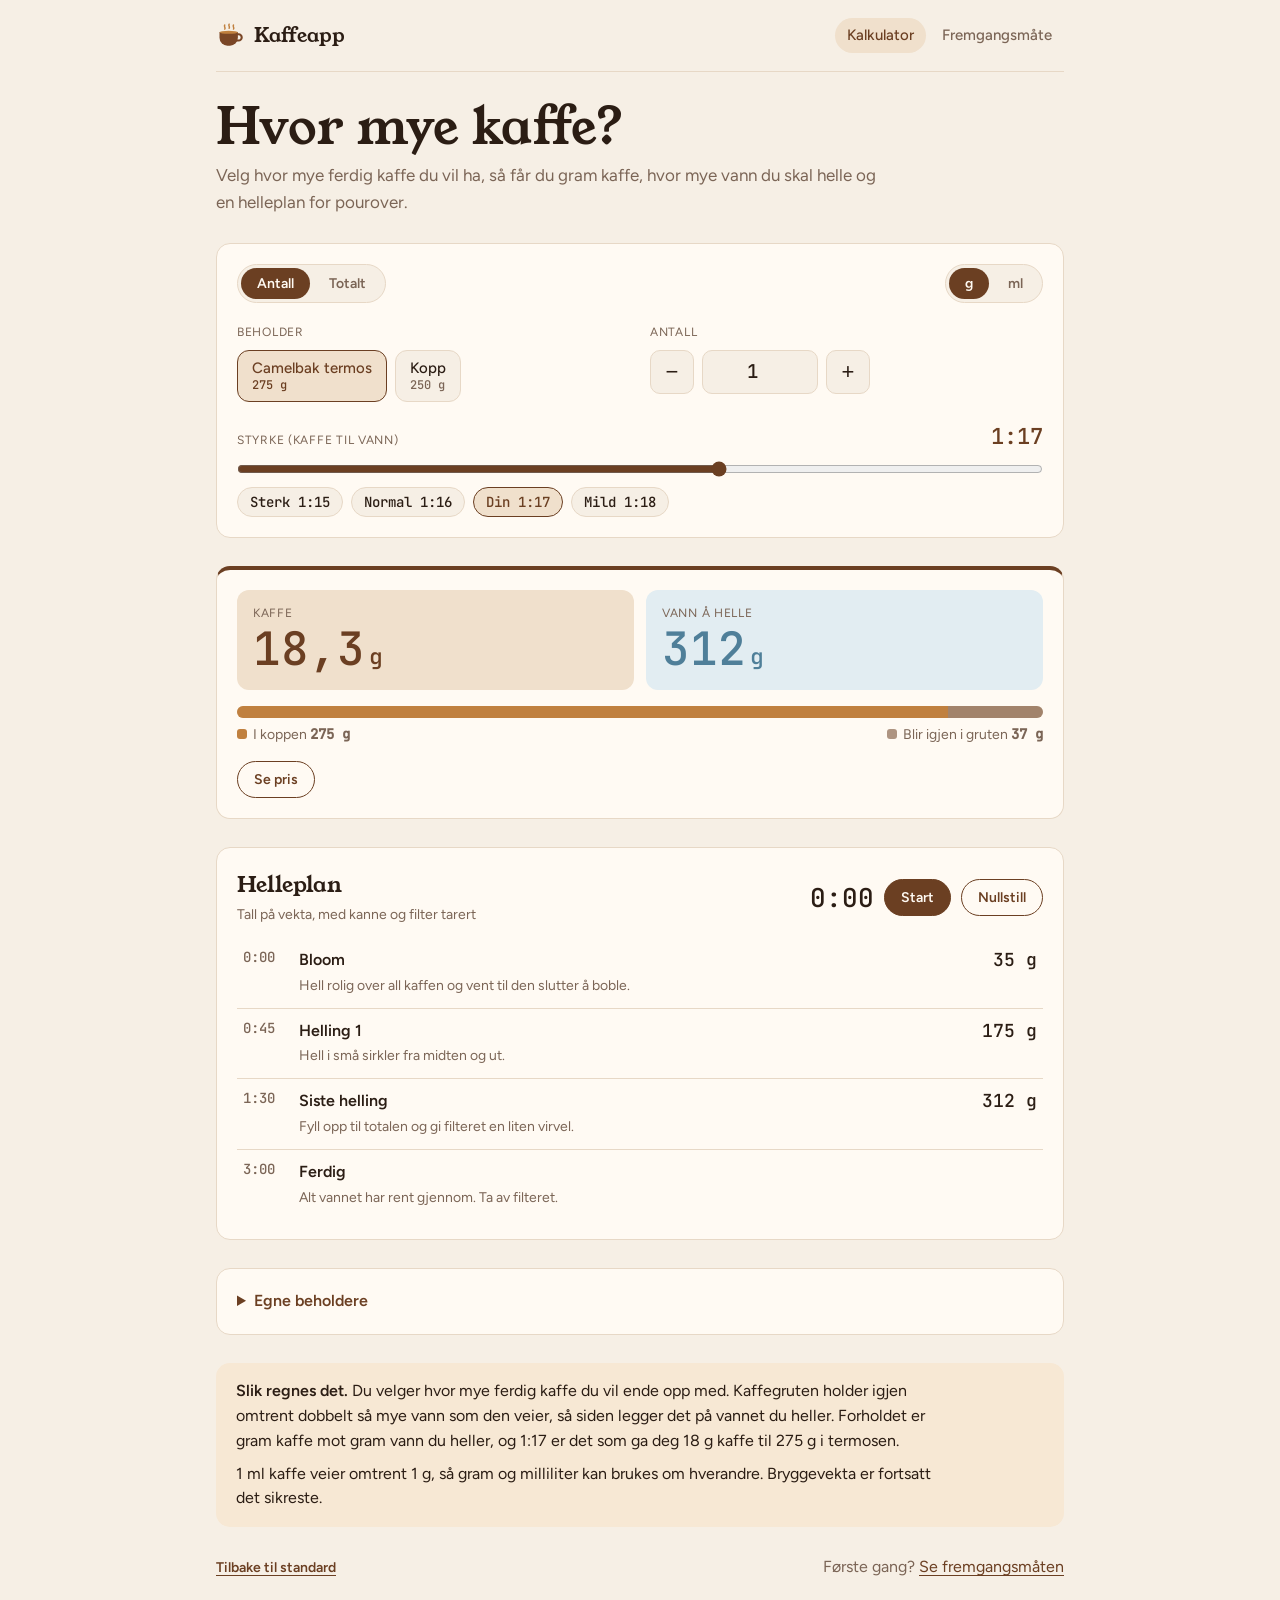
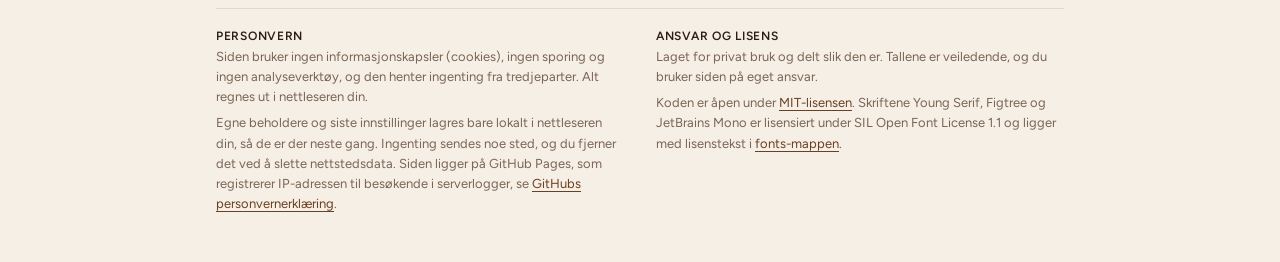
<file: index.html>
<!doctype html>
<html lang="no">
<head>
<meta charset="utf-8">
<meta name="viewport" content="width=device-width, initial-scale=1">
<title>Kaffeapp</title>
<meta name="description" content="Regn ut hvor mye kaffe og vann du trenger til pourover, med helleplan og tidtaker.">
<meta name="theme-color" content="#6b3f22">
<link rel="icon" href="data:image/svg+xml,%3Csvg xmlns='http://www.w3.org/2000/svg' viewBox='0 0 32 32'%3E%3Cpath d='M10 3.5c-1.4 1.8 1.4 2.8 0 4.6M15 2.5c-1.4 1.8 1.4 2.8 0 4.6M20 3.5c-1.4 1.8 1.4 2.8 0 4.6' stroke='%23c0803f' stroke-width='1.7' fill='none' stroke-linecap='round'/%3E%3Cpath d='M24 14h1.8a3.6 3.6 0 0 1 0 7.2H23' stroke='%237a4626' stroke-width='2.4' fill='none'/%3E%3Cpath d='M4 11.5h21v6.5a9 9 0 0 1-9 9h-3a9 9 0 0 1-9-9z' fill='%237a4626'/%3E%3Cellipse cx='14.5' cy='11.8' rx='10.5' ry='1.7' fill='%23c0803f'/%3E%3C/svg%3E">
<link rel="stylesheet" href="style.css">
<style>
.controls { display: grid; gap: 20px; }
.ctl-label { display: block; font-size: 12px; letter-spacing: .06em; text-transform: uppercase; color: var(--muted); margin-bottom: 8px; }
.row2 { display: grid; grid-template-columns: repeat(auto-fit, minmax(230px, 1fr)); gap: 20px; }

.seg { display: inline-flex; padding: 3px; gap: 3px; border-radius: 999px; background: var(--bg); border: 1px solid var(--line); }
.seg button { border: 0; background: none; color: var(--muted); font: 600 14px var(--body); padding: 7px 16px; border-radius: 999px; cursor: pointer; }
.seg button[aria-pressed="true"] { background: var(--roast); color: var(--surface); }
.seg-row { display: flex; flex-wrap: wrap; align-items: center; justify-content: space-between; gap: 12px; }

.chips { display: flex; flex-wrap: wrap; gap: 8px; }
.chip { display: inline-flex; flex-direction: column; align-items: flex-start; border: 1px solid var(--line); background: var(--bg); color: var(--ink); border-radius: 12px; padding: 8px 14px; font: 500 15px var(--body); cursor: pointer; text-align: left; }
.chip small { font: 500 12px var(--mono); color: var(--muted); }
.chip:hover { border-color: var(--crema); }
.chip[aria-pressed="true"] { border-color: var(--roast); background: var(--roast-soft); color: var(--roast); }
.chip[aria-pressed="true"] small { color: var(--roast); }
.chip.small { flex-direction: row; padding: 5px 12px; font: 500 14px var(--mono); border-radius: 999px; }

.stepper { display: flex; align-items: center; gap: 8px; max-width: 220px; }
.stepper button { width: 44px; height: 44px; flex: none; border-radius: 10px; border: 1px solid var(--line); background: var(--bg); color: var(--ink); font-size: 22px; cursor: pointer; }
.stepper button:hover { border-color: var(--crema); }
.stepper input, .field input { width: 100%; min-width: 0; height: 44px; border: 1px solid var(--line); border-radius: 10px; background: var(--bg); color: var(--ink); font: 500 19px var(--mono); text-align: center; }
.field { display: flex; align-items: center; gap: 8px; max-width: 220px; }
.field span { color: var(--muted); font-weight: 500; }

.ratio-row { display: flex; justify-content: space-between; align-items: baseline; }
.ratio-val { font: 500 22px var(--mono); color: var(--roast); }
input[type=range] { width: 100%; accent-color: var(--roast); margin: 4px 0 10px; }

.result { display: grid; gap: 16px; border-top: 4px solid var(--roast); }
.big { display: grid; grid-template-columns: repeat(auto-fit, minmax(200px, 1fr)); gap: 12px; }
.big div { border-radius: 12px; padding: 14px 16px; }
.big .c { background: var(--roast-soft); }
.big .w { background: var(--water-soft); }
.big span { display: block; font-size: 12px; letter-spacing: .06em; text-transform: uppercase; color: var(--muted); }
.big b { display: block; font: 500 clamp(34px, 9vw, 46px) var(--mono); line-height: 1.15; font-variant-numeric: tabular-nums; }
.big .c b { color: var(--roast); }
.big .w b { color: var(--water); }
.big b small { font-size: .5em; margin-left: 4px; }
.split { display: grid; gap: 6px; }
.bar { display: flex; height: 12px; border-radius: 999px; overflow: hidden; background: var(--line); }
.bar i { display: block; }
.bar .out { background: var(--crema); }
.bar .abs { background: var(--roast); opacity: .55; }
.legend { display: flex; flex-wrap: wrap; justify-content: space-between; gap: 4px 16px; font-size: 14px; color: var(--muted); }
.legend em { font-style: normal; display: inline-block; width: 10px; height: 10px; border-radius: 3px; margin-right: 6px; vertical-align: 0; }

.plan-head { display: flex; flex-wrap: wrap; justify-content: space-between; align-items: center; gap: 12px; margin-bottom: 12px; }
.timer { display: flex; align-items: center; gap: 10px; }
.clock { font: 500 26px var(--mono); font-variant-numeric: tabular-nums; min-width: 4.2ch; text-align: right; }
.btn { border: 1px solid var(--roast); background: var(--roast); color: var(--surface); font: 600 14px var(--body); padding: 9px 16px; border-radius: 999px; cursor: pointer; }
.btn.ghost { background: transparent; color: var(--roast); }
table { width: 100%; border-collapse: collapse; }
td { padding: 10px 6px; border-bottom: 1px solid var(--line); vertical-align: top; }
tr:last-child td { border-bottom: 0; }
td.t { font: 500 14px var(--mono); color: var(--muted); width: 56px; white-space: nowrap; }
td.s b { display: block; font-weight: 600; }
td.s span { color: var(--muted); font-size: 14px; }
td.g { text-align: right; font: 500 18px var(--mono); white-space: nowrap; font-variant-numeric: tabular-nums; }
tr.now td { background: var(--crema-soft); }
tr.now td.t { color: var(--roast); }
tr.done td { opacity: .5; }

details.own summary { cursor: pointer; font-weight: 600; color: var(--roast); }
.own-form { display: flex; flex-wrap: wrap; gap: 8px; margin-top: 12px; }
.own-form input { height: 40px; border: 1px solid var(--line); border-radius: 10px; background: var(--bg); color: var(--ink); padding: 0 12px; font: 500 15px var(--body); min-width: 0; }
.own-form input[type=number] { width: 110px; font-family: var(--mono); }
.own-form input[type=text] { flex: 1 1 160px; }
.own-list { list-style: none; margin: 12px 0 0; padding: 0; display: grid; gap: 6px; }
.own-list li { display: flex; justify-content: space-between; align-items: center; gap: 8px; padding: 6px 0; border-bottom: 1px solid var(--line); }
.own-list button { border: 0; background: none; color: var(--muted); font: 600 13px var(--body); cursor: pointer; text-decoration: underline; text-underline-offset: 3px; }
.own-list .empty { color: var(--muted); border: 0; }

.note { background: var(--crema-soft); border-radius: 14px; padding: 16px 20px; }
.note p { margin: 0; max-width: 70ch; }
.note p + p { margin-top: 8px; }
.crosslink { display: flex; flex-wrap: wrap; align-items: center; justify-content: space-between; gap: 12px; }
.crosslink p { margin: 0; color: var(--muted); }
.link-btn { border: 0; background: none; color: var(--roast); font: 600 14px var(--body); cursor: pointer; padding: 0; text-decoration: underline; text-underline-offset: 3px; }
.price-toggle { justify-self: start; }
.price { display: grid; gap: 14px; border-top: 1px solid var(--line); padding-top: 16px; }
.price select { width: 100%; height: 44px; border: 1px solid var(--line); border-radius: 10px; background: var(--bg); color: var(--ink); font: 500 16px var(--body); padding: 0 10px; }
.price-sum { display: flex; flex-wrap: wrap; align-items: baseline; gap: 4px 16px; }
.price-sum b { font: 500 clamp(30px, 8vw, 40px) var(--mono); color: var(--crema); font-variant-numeric: tabular-nums; }
.price-sum span { color: var(--muted); }
.price-rows { display: grid; gap: 4px; font-size: 14px; color: var(--muted); }
.price-rows div { display: flex; justify-content: space-between; gap: 12px; }
.price-rows .num { color: var(--ink); }
.price .fine { margin: 0; font-size: 13px; color: var(--muted); }
[hidden] { display: none !important; }
</style>
</head>
<body>
<div class="wrap">
  <nav class="site-nav" aria-label="Hovedmeny"><a class="brand" href="index.html"><svg viewBox="0 0 32 32" aria-hidden="true"><path d="M10 3.5c-1.4 1.8 1.4 2.8 0 4.6M15 2.5c-1.4 1.8 1.4 2.8 0 4.6M20 3.5c-1.4 1.8 1.4 2.8 0 4.6" stroke="#c0803f" stroke-width="1.7" fill="none" stroke-linecap="round"/><path d="M24 14h1.8a3.6 3.6 0 0 1 0 7.2H23" stroke="#7a4626" stroke-width="2.4" fill="none"/><path d="M4 11.5h21v6.5a9 9 0 0 1-9 9h-3a9 9 0 0 1-9-9z" fill="#7a4626"/><ellipse cx="14.5" cy="11.8" rx="10.5" ry="1.7" fill="#c0803f"/></svg>Kaffeapp</a><ul><li><a href="index.html" aria-current="page">Kalkulator</a></li><li><a href="fremgangsmate.html">Fremgangsmåte</a></li></ul></nav>

  <header>
    <h1>Hvor mye kaffe?</h1>
    <p class="lede">Velg hvor mye ferdig kaffe du vil ha, så får du gram kaffe, hvor mye vann du skal helle og en helleplan for pourover.</p>
  </header>

  <section class="card controls" aria-label="Innstillinger">
    <div class="seg-row">
      <div class="seg" role="group" aria-label="Hvordan vil du velge mengde">
        <button type="button" data-mode="antall">Antall</button>
        <button type="button" data-mode="totalt">Totalt</button>
      </div>
      <div class="seg" role="group" aria-label="Enhet">
        <button type="button" data-unit="g">g</button>
        <button type="button" data-unit="ml">ml</button>
      </div>
    </div>

    <div id="modeAntall" class="row2">
      <div>
        <span class="ctl-label">Beholder</span>
        <div class="chips" id="presetChips"></div>
      </div>
      <div>
        <label class="ctl-label" for="n">Antall</label>
        <div class="stepper">
          <button type="button" id="minus" aria-label="Færre">−</button>
          <input id="n" type="number" min="1" max="20" value="1" inputmode="numeric">
          <button type="button" id="plus" aria-label="Flere">+</button>
        </div>
      </div>
    </div>

    <div id="modeTotalt" hidden>
      <label class="ctl-label" for="total">Ferdig kaffe totalt</label>
      <div class="field"><input id="total" type="number" min="50" max="5000" step="10" value="500" inputmode="numeric"><span class="unit">g</span></div>
      <div class="chips" id="totalChips" style="margin-top:10px"></div>
    </div>

    <div>
      <div class="ratio-row"><label class="ctl-label" for="ratio">Styrke (kaffe til vann)</label><span class="ratio-val" id="ratioVal">1:17</span></div>
      <input id="ratio" type="range" min="14" max="19" step="0.5" value="17">
      <div class="chips" id="ratioChips"></div>
    </div>
  </section>

  <section class="card result" aria-live="polite" aria-label="Resultat">
    <div class="big">
      <div class="c"><span>Kaffe</span><b id="outCoffee"></b></div>
      <div class="w"><span>Vann å helle</span><b id="outWater"></b></div>
    </div>
    <div class="split">
      <div class="bar" aria-hidden="true"><i class="out" id="barOut"></i><i class="abs" id="barAbs"></i></div>
      <div class="legend">
        <span><em style="background:var(--crema)"></em>I koppen <b class="num" id="outCup"></b></span>
        <span><em style="background:var(--roast);opacity:.55"></em>Blir igjen i gruten <b class="num" id="outAbs"></b></span>
      </div>
    </div>
    <button type="button" class="btn ghost price-toggle" id="priceBtn" aria-expanded="false" aria-controls="price">Se pris</button>
    <div class="price" id="price" hidden>
      <div>
        <label class="ctl-label" for="bean">Kaffe</label>
        <select id="bean"></select>
      </div>
      <div class="price-sum"><b id="priceTotal"></b><span id="priceEach"></span></div>
      <div class="price-rows">
        <div><span id="priceCoffeeLabel">Kaffe</span><span class="num" id="priceCoffee"></span></div>
        <div><span>Filter (149 kr for 100)</span><span class="num" id="priceFilter"></span></div>
      </div>
      <p class="fine">Priser fra stockfleths.as i oktober 2026. Bare for moro skyld, sjekk butikken for dagens pris.</p>
    </div>
  </section>

  <section class="card" aria-label="Helleplan">
    <div class="plan-head">
      <div><h2 style="font-family:var(--display);font-weight:400;font-size:22px;margin:0">Helleplan</h2><p class="sub" style="margin:2px 0 0">Tall på vekta, med kanne og filter tarert</p></div>
      <div class="timer">
        <span class="clock" id="clock">0:00</span>
        <button type="button" class="btn" id="startBtn">Start</button>
        <button type="button" class="btn ghost" id="resetBtn">Nullstill</button>
      </div>
    </div>
    <table id="plan"></table>
  </section>

  <section class="card">
    <details class="own">
      <summary>Egne beholdere</summary>
      <form class="own-form" id="ownForm">
        <input type="text" id="ownName" placeholder="Navn, f.eks. Stort krus" maxlength="30" required aria-label="Navn">
        <input type="number" id="ownAmount" placeholder="Mengde" min="30" max="3000" required inputmode="numeric" aria-label="Mengde">
        <button type="submit" class="btn">Legg til</button>
      </form>
      <ul class="own-list" id="ownList"></ul>
    </details>
  </section>

  <section class="note">
    <p><strong>Slik regnes det.</strong> Du velger hvor mye ferdig kaffe du vil ende opp med. Kaffegruten holder igjen omtrent dobbelt så mye vann som den veier, så siden legger det på vannet du heller. Forholdet er gram kaffe mot gram vann du heller, og 1:17 er det som ga deg 18 g kaffe til 275 g i termosen.</p>
    <p>1 ml kaffe veier omtrent 1 g, så gram og milliliter kan brukes om hverandre. Bryggevekta er fortsatt det sikreste.</p>
  </section>

  <div class="crosslink">
    <button type="button" class="link-btn" id="resetAll">Tilbake til standard</button>
    <p>Første gang? <a href="fremgangsmate.html">Se fremgangsmåten</a></p>
  </div>

  <footer class="about">
    <div>
      <h2>Personvern</h2>
      <p>Siden bruker ingen informasjonskapsler (cookies), ingen sporing og ingen analyseverktøy, og den henter ingenting fra tredjeparter. Alt regnes ut i nettleseren din.</p>
      <p>Egne beholdere og siste innstillinger lagres bare lokalt i nettleseren din, så de er der neste gang. Ingenting sendes noe sted, og du fjerner det ved å slette nettstedsdata. Siden ligger på GitHub Pages, som registrerer IP-adressen til besøkende i serverlogger, se <a href="https://docs.github.com/en/site-policy/privacy-policies/github-general-privacy-statement" rel="noopener">GitHubs personvernerklæring</a>.</p>
    </div>
    <div>
      <h2>Ansvar og lisens</h2>
      <p>Laget for privat bruk og delt slik den er. Tallene er veiledende, og du bruker siden på eget ansvar.</p>
      <p>Koden er åpen under <a href="https://github.com/PederMyhrer/kaffeapp/blob/main/LICENSE" rel="noopener">MIT-lisensen</a>. Skriftene Young Serif, Figtree og JetBrains Mono er lisensiert under SIL Open Font License 1.1 og ligger med lisenstekst i <a href="https://github.com/PederMyhrer/kaffeapp/tree/main/fonts" rel="noopener">fonts-mappen</a>.</p>
    </div>
  </footer>
</div>
<script>
const ABSORB = 2;                     // gram vann gruten holder igjen per gram kaffe
const BUILTIN = [
  { id: 'termos', name: 'Camelbak termos', amount: 275 },
  { id: 'kopp', name: 'Kopp', amount: 250 }
];
const RATIOS = [[15, 'Sterk'], [16, 'Normal'], [17, 'Din'], [18, 'Mild']];
const TOTALS = [250, 500, 750, 1000];
const BEANS = [
  { id: 'halo-beriti', name: 'Halo Beriti, Etiopia', fav: true, kr: 265, g: 250 },
  { id: 'suke-quto', name: 'Suke Quto, Etiopia', fav: true, kr: 180, g: 250 },
  { id: 'el-matazano', name: 'El Matazano, El Salvador', kr: 205, g: 250 },
  { id: 'el-tambor', name: 'El Tambor, Honduras', kr: 210, g: 250 },
  { id: 'gachatha', name: 'Gachatha, Kenya', kr: 215, g: 250 },
  { id: 'badra', name: 'Badra, India', kr: 180, g: 250 },
  { id: 'klassisk', name: 'Stockfleths Klassisk', kr: 165, g: 250 }
];
const FILTER_KR = 149 / 100;          // ett filter per brygging
const DEFAULT = { mode: 'antall', unit: 'g', preset: 'termos', n: 1, total: 500, ratio: 17, bean: 'halo-beriti', showPrice: false };
const $ = id => document.getElementById(id);

const load = (k, fb) => { try { const v = JSON.parse(localStorage.getItem(k)); return v ?? fb; } catch (e) { return fb; } };
const save = (k, v) => { try { localStorage.setItem(k, JSON.stringify(v)); } catch (e) {} };

let custom = load('kaffeapp.custom', []);
if (!Array.isArray(custom)) custom = [];
let state = Object.assign({}, DEFAULT, load('kaffeapp.state', {}));

// Lenker kan overstyre: ?m=t&t=500&r=16  eller  ?p=kopp&n=2
try {
  const q = new URLSearchParams(location.search);
  if (q.get('m')) state.mode = q.get('m') === 't' ? 'totalt' : 'antall';
  if (q.get('p')) state.preset = q.get('p');
  if (+q.get('n') > 0) state.n = Math.round(+q.get('n'));
  if (+q.get('t') > 0) { state.total = +q.get('t'); if (!q.get('m')) state.mode = 'totalt'; }
  if (+q.get('r') > 0) state.ratio = +q.get('r');
  if (q.get('u') === 'ml') state.unit = 'ml';
} catch (e) {}

const all = () => BUILTIN.concat(custom);
const clamp = (v, lo, hi) => Math.min(hi, Math.max(lo, v));
const dec = v => String(v).replace('.', ',');
const fmtC = g => (g < 20 ? (Math.round(g * 10) / 10).toFixed(1) : String(Math.round(g))).replace('.', ',');
const fmtL = v => Math.round(v) + ' ' + state.unit;
const r5 = v => Math.round(v / 5) * 5;
const mmss = s => Math.floor(s / 60) + ':' + String(Math.floor(s % 60)).padStart(2, '0');

function chip(label, sub, pressed, onclick, small) {
  const b = document.createElement('button');
  b.type = 'button'; b.className = 'chip' + (small ? ' small' : '');
  b.setAttribute('aria-pressed', pressed);
  b.textContent = label;
  if (sub) { const s = document.createElement('small'); s.textContent = sub; b.appendChild(s); }
  b.onclick = onclick;
  return b;
}

function renderChips() {
  if (!all().some(p => p.id === state.preset)) state.preset = 'termos';
  const pc = $('presetChips'); pc.replaceChildren();
  all().forEach(p => pc.appendChild(chip(p.name, p.amount + ' ' + state.unit, p.id === state.preset, () => { state.preset = p.id; update(); })));
  const tc = $('totalChips'); tc.replaceChildren();
  TOTALS.forEach(t => tc.appendChild(chip(t + ' ' + state.unit, null, +state.total === t, () => { state.total = t; $('total').value = t; update(); }, true)));
  const rc = $('ratioChips'); rc.replaceChildren();
  RATIOS.forEach(([r, l]) => rc.appendChild(chip(l + ' 1:' + r, null, +state.ratio === r, () => { state.ratio = r; $('ratio').value = r; update(); }, true)));
  const ol = $('ownList'); ol.replaceChildren();
  if (!custom.length) { const li = document.createElement('li'); li.className = 'empty'; li.textContent = 'Ingen egne ennå. Legg til en over, så dukker den opp som et valg.'; ol.appendChild(li); }
  custom.forEach(p => {
    const li = document.createElement('li');
    const t = document.createElement('span'); t.innerHTML = '<b></b> <span class="num"></span>';
    t.querySelector('b').textContent = p.name; t.querySelector('.num').textContent = p.amount + ' ' + state.unit;
    const del = document.createElement('button'); del.type = 'button'; del.textContent = 'Fjern';
    del.onclick = () => { custom = custom.filter(c => c.id !== p.id); save('kaffeapp.custom', custom); update(); };
    li.append(t, del); ol.appendChild(li);
  });
}

function compute() {
  const p = all().find(x => x.id === state.preset) || BUILTIN[0];
  const out = state.mode === 'antall' ? p.amount * state.n : state.total;
  const coffee = out / (state.ratio - ABSORB);
  const water = coffee * state.ratio;
  return { out, coffee, water, absorbed: water - out };
}

function buildPlan(c) {
  const W = Math.round(c.water);
  const bloom = Math.max(r5(c.coffee * 2), 10);
  const pours = W <= 450 ? 2 : W <= 800 ? 3 : 4;
  const steps = [{ t: 0, title: 'Bloom', text: 'Hell rolig over all kaffen og vent til den slutter å boble.', to: bloom }];
  for (let i = 1; i <= pours; i++) {
    const to = i === pours ? W : r5(bloom + (W - bloom) * i / pours);
    steps.push({ t: 45 * i, title: i === pours ? 'Siste helling' : 'Helling ' + i, text: i === pours ? 'Fyll opp til totalen og gi filteret en liten virvel.' : 'Hell i små sirkler fra midten og ut.', to });
  }
  const end = 45 * pours + 90 + Math.max(0, W - 300) / 10;
  steps.push({ t: Math.round(end / 15) * 15, title: 'Ferdig', text: 'Alt vannet har rent gjennom. Ta av filteret.', to: null });
  return steps;
}

let finished = false, plan = [], running = false, startedAt = 0, elapsed = 0, timerId = null, lastIdx = -1, wakeLock = null;

function renderPlan() {
  const tb = $('plan'); tb.replaceChildren();
  plan.forEach((s, i) => {
    const tr = document.createElement('tr'); tr.dataset.i = i;
    tr.innerHTML = '<td class="t"></td><td class="s"><b></b><span></span></td><td class="g"></td>';
    tr.children[0].textContent = mmss(s.t);
    tr.querySelector('b').textContent = s.title;
    tr.querySelector('span').textContent = s.text;
    tr.children[2].textContent = s.to == null ? '' : fmtL(s.to);
    tb.appendChild(tr);
  });
  highlight();
}

function currentTime() { return elapsed + (running ? (Date.now() - startedAt) / 1000 : 0); }
function highlight() {
  const t = currentTime();
  $('clock').textContent = mmss(t);
  let idx = -1;
  if (running || t > 0) plan.forEach((s, i) => { if (t >= s.t) idx = i; });
  document.querySelectorAll('#plan tr').forEach((tr, i) => {
    tr.classList.toggle('now', i === idx);
    tr.classList.toggle('done', idx >= 0 && i < idx);
  });
  if (running && idx !== lastIdx && idx > 0) { try { navigator.vibrate && navigator.vibrate(150); } catch (e) {} }
  lastIdx = idx;
  if (running && idx === plan.length - 1) { stopTimer(); finished = true; $('startBtn').textContent = 'Start på nytt'; }
}
async function stopTimer() {
  elapsed = currentTime(); running = false; clearInterval(timerId);
  $('startBtn').textContent = 'Fortsett';
  try { wakeLock && await wakeLock.release(); } catch (e) {} wakeLock = null;
}
$('startBtn').onclick = async () => {
  if (running) { stopTimer(); return; }
  if (finished) { elapsed = 0; finished = false; }
  running = true; startedAt = Date.now(); lastIdx = -2;
  $('startBtn').textContent = 'Pause';
  timerId = setInterval(highlight, 250); highlight();
  try { if ('wakeLock' in navigator) wakeLock = await navigator.wakeLock.request('screen'); } catch (e) {}
};
$('resetBtn').onclick = () => { stopTimer(); finished = false; elapsed = 0; lastIdx = -1; $('startBtn').textContent = 'Start'; highlight(); };

function syncUrl() {
  try {
    const q = new URLSearchParams();
    if (state.mode === 'totalt') { q.set('t', state.total); } else { q.set('p', state.preset); if (state.n !== 1) q.set('n', state.n); }
    if (+state.ratio !== 17) q.set('r', state.ratio);
    if (state.unit === 'ml') q.set('u', 'ml');
    history.replaceState(null, '', location.pathname + '?' + q.toString());
  } catch (e) {}
}

function fmtKr(v) { return 'kr ' + v.toFixed(2).replace('.', ','); }
function renderPrice(c) {
  $('price').hidden = !state.showPrice;
  $('priceBtn').setAttribute('aria-expanded', state.showPrice);
  $('priceBtn').textContent = state.showPrice ? 'Skjul pris' : 'Se pris';
  if (!state.showPrice) return;
  const bean = BEANS.find(b => b.id === state.bean) || BEANS[0];
  $('bean').value = bean.id;
  const coffeeKr = c.coffee * bean.kr / bean.g, total = coffeeKr + FILTER_KR;
  $('priceTotal').textContent = fmtKr(total);
  if (state.mode === 'antall' && state.n > 1) {
    const p = all().find(x => x.id === state.preset) || BUILTIN[0];
    $('priceEach').textContent = fmtKr(total / state.n) + ' per ' + (p.id === 'termos' ? 'termos' : p.name.toLowerCase());
  } else {
    $('priceEach').textContent = 'for denne bryggingen';
  }
  $('priceCoffeeLabel').textContent = 'Kaffe, ' + fmtC(c.coffee) + ' g à ' + bean.kr + ' kr per ' + bean.g + ' g';
  $('priceCoffee').textContent = fmtKr(coffeeKr);
  $('priceFilter').textContent = fmtKr(FILTER_KR);
}
BEANS.forEach(b => { const o = document.createElement('option'); o.value = b.id; o.textContent = (b.fav ? '★ ' : '') + b.name + ', ' + b.kr + ' kr'; $('bean').appendChild(o); });
$('bean').onchange = () => { state.bean = $('bean').value; update(); };
$('priceBtn').onclick = () => { state.showPrice = !state.showPrice; update(); };

function update() {
  state.n = clamp(parseInt(state.n) || 1, 1, 20);
  state.total = clamp(+state.total || 50, 50, 5000);
  state.ratio = clamp(+state.ratio || 17, 14, 19);
  document.querySelectorAll('[data-mode]').forEach(b => b.setAttribute('aria-pressed', b.dataset.mode === state.mode));
  document.querySelectorAll('[data-unit]').forEach(b => b.setAttribute('aria-pressed', b.dataset.unit === state.unit));
  $('modeAntall').hidden = state.mode !== 'antall';
  $('modeTotalt').hidden = state.mode !== 'totalt';
  document.querySelectorAll('.unit').forEach(e => e.textContent = state.unit);
  $('ratioVal').textContent = '1:' + dec(state.ratio);
  renderChips();

  const c = compute();
  $('outCoffee').innerHTML = fmtC(c.coffee) + '<small>g</small>';
  $('outWater').innerHTML = Math.round(c.water) + '<small>' + state.unit + '</small>';
  $('outCup').textContent = fmtL(c.out);
  $('outAbs').textContent = fmtL(c.absorbed);
  renderPrice(c);
  $('barOut').style.width = (c.out / c.water * 100) + '%';
  $('barAbs').style.width = (c.absorbed / c.water * 100) + '%';
  plan = buildPlan(c); renderPlan();
  save('kaffeapp.state', state); syncUrl();
}

document.querySelectorAll('[data-mode]').forEach(b => b.onclick = () => { state.mode = b.dataset.mode; update(); });
document.querySelectorAll('[data-unit]').forEach(b => b.onclick = () => { state.unit = b.dataset.unit; update(); });
$('minus').onclick = () => { state.n = Math.max(1, state.n - 1); $('n').value = state.n; update(); };
$('plus').onclick = () => { state.n = Math.min(20, state.n + 1); $('n').value = state.n; update(); };
$('n').oninput = () => { if (+$('n').value > 0) { state.n = $('n').value; update(); } };
$('total').oninput = () => { if (+$('total').value >= 50) { state.total = +$('total').value; update(); } };
$('ratio').oninput = () => { state.ratio = +$('ratio').value; update(); };
$('ownForm').onsubmit = e => {
  e.preventDefault();
  const name = $('ownName').value.trim(), amount = Math.round(+$('ownAmount').value);
  if (!name || !(amount >= 30)) return;
  const p = { id: 'c' + Date.now().toString(36), name, amount: Math.min(3000, amount) };
  custom.push(p); save('kaffeapp.custom', custom);
  state.preset = p.id; state.mode = 'antall';
  $('ownName').value = ''; $('ownAmount').value = '';
  update();
};
$('resetAll').onclick = () => { state = Object.assign({}, DEFAULT); $('n').value = 1; $('total').value = 500; $('ratio').value = 17; update(); };

$('n').value = state.n; $('total').value = state.total; $('ratio').value = state.ratio;
update();
</script>
</body>
</html>
</file>
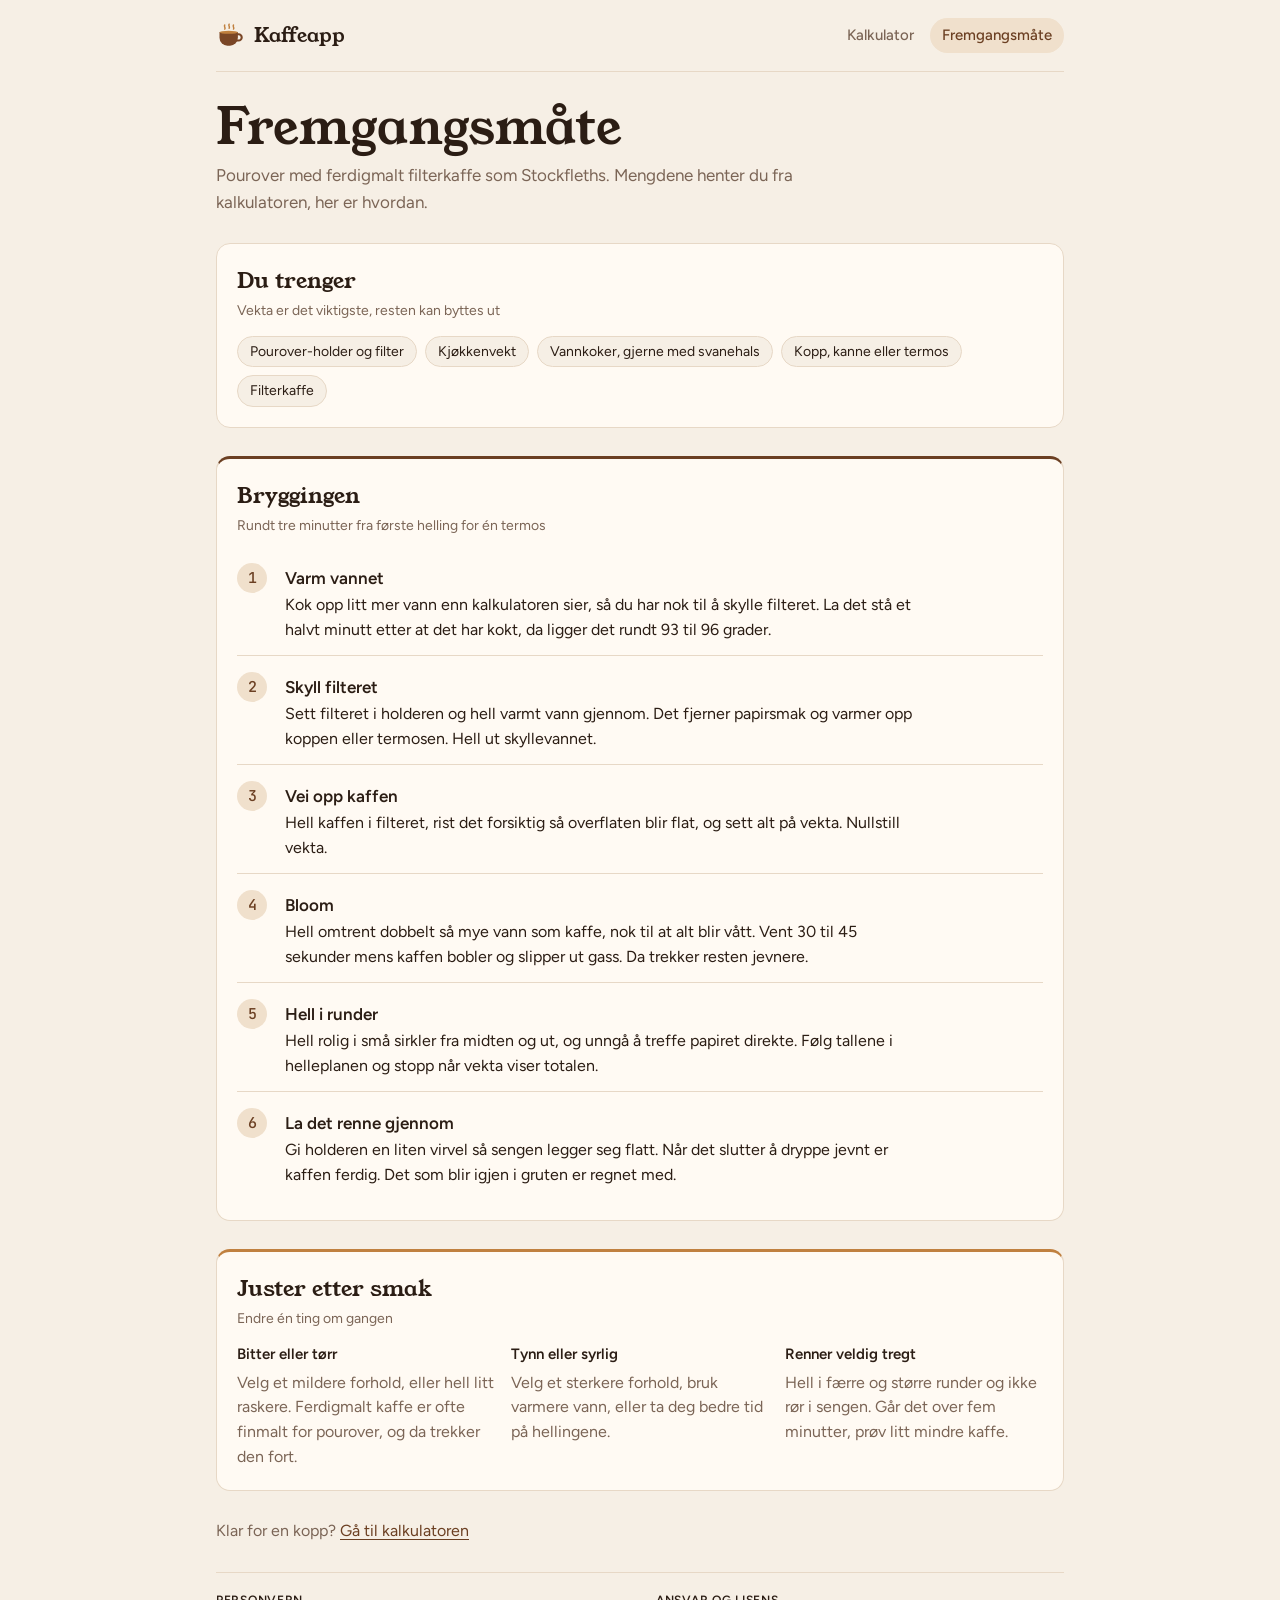
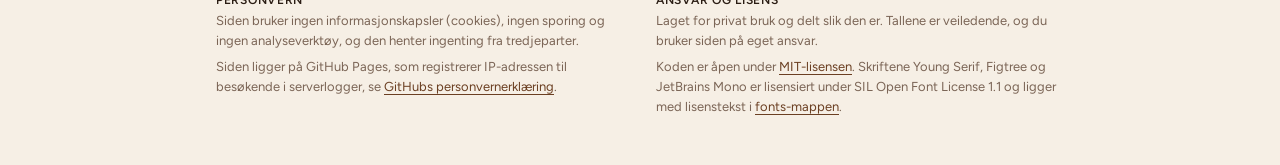
<file: fremgangsmate.html>
<!doctype html>
<html lang="no">
<head>
<meta charset="utf-8">
<meta name="viewport" content="width=device-width, initial-scale=1">
<title>Fremgangsmåte · Kaffeapp</title>
<meta name="description" content="Slik brygger du pourover med ferdigmalt filterkaffe, steg for steg.">
<meta name="theme-color" content="#6b3f22">
<link rel="icon" href="data:image/svg+xml,%3Csvg xmlns='http://www.w3.org/2000/svg' viewBox='0 0 32 32'%3E%3Cpath d='M10 3.5c-1.4 1.8 1.4 2.8 0 4.6M15 2.5c-1.4 1.8 1.4 2.8 0 4.6M20 3.5c-1.4 1.8 1.4 2.8 0 4.6' stroke='%23c0803f' stroke-width='1.7' fill='none' stroke-linecap='round'/%3E%3Cpath d='M24 14h1.8a3.6 3.6 0 0 1 0 7.2H23' stroke='%237a4626' stroke-width='2.4' fill='none'/%3E%3Cpath d='M4 11.5h21v6.5a9 9 0 0 1-9 9h-3a9 9 0 0 1-9-9z' fill='%237a4626'/%3E%3Cellipse cx='14.5' cy='11.8' rx='10.5' ry='1.7' fill='%23c0803f'/%3E%3C/svg%3E">
<link rel="stylesheet" href="style.css">
<style>
.gear { display: flex; flex-wrap: wrap; gap: 8px; margin: 0; padding: 0; list-style: none; }
.gear li { border: 1px solid var(--line); background: var(--bg); border-radius: 999px; padding: 4px 12px; font-size: 14px; }
ol.steps { list-style: none; counter-reset: s; margin: 0; padding: 0; display: grid; gap: 4px; }
ol.steps li { counter-increment: s; display: grid; grid-template-columns: 36px 1fr; gap: 12px; padding: 12px 0; border-bottom: 1px solid var(--line); }
ol.steps li:last-child { border-bottom: 0; }
ol.steps li::before { content: counter(s); font: 500 15px var(--mono); width: 30px; height: 30px; border-radius: 50%; display: grid; place-items: center; background: var(--roast-soft); color: var(--roast); }
ol.steps h3 { margin: 2px 0 2px; font-size: 17px; font-weight: 600; }
ol.steps p { margin: 0; max-width: 64ch; }
.card.brew { border-top: 3px solid var(--roast); }
.card.tune { border-top: 3px solid var(--crema); }
.tune-grid { display: grid; grid-template-columns: repeat(auto-fit, minmax(220px, 1fr)); gap: 16px; }
.tune-grid h3 { margin: 0 0 4px; font-size: 15px; font-weight: 600; }
.tune-grid p { margin: 0; color: var(--muted); }
.crosslink { display: flex; flex-wrap: wrap; align-items: center; justify-content: space-between; gap: 12px; }
.crosslink p { margin: 0; color: var(--muted); }
</style>
</head>
<body>
<div class="wrap">
  <nav class="site-nav" aria-label="Hovedmeny"><a class="brand" href="index.html"><svg viewBox="0 0 32 32" aria-hidden="true"><path d="M10 3.5c-1.4 1.8 1.4 2.8 0 4.6M15 2.5c-1.4 1.8 1.4 2.8 0 4.6M20 3.5c-1.4 1.8 1.4 2.8 0 4.6" stroke="#c0803f" stroke-width="1.7" fill="none" stroke-linecap="round"/><path d="M24 14h1.8a3.6 3.6 0 0 1 0 7.2H23" stroke="#7a4626" stroke-width="2.4" fill="none"/><path d="M4 11.5h21v6.5a9 9 0 0 1-9 9h-3a9 9 0 0 1-9-9z" fill="#7a4626"/><ellipse cx="14.5" cy="11.8" rx="10.5" ry="1.7" fill="#c0803f"/></svg>Kaffeapp</a><ul><li><a href="index.html">Kalkulator</a></li><li><a href="fremgangsmate.html" aria-current="page">Fremgangsmåte</a></li></ul></nav>

  <header>
    <h1>Fremgangsmåte</h1>
    <p class="lede">Pourover med ferdigmalt filterkaffe som Stockfleths. Mengdene henter du fra kalkulatoren, her er hvordan.</p>
  </header>

  <section class="card">
    <h2>Du trenger</h2>
    <p class="sub">Vekta er det viktigste, resten kan byttes ut</p>
    <ul class="gear">
      <li>Pourover-holder og filter</li>
      <li>Kjøkkenvekt</li>
      <li>Vannkoker, gjerne med svanehals</li>
      <li>Kopp, kanne eller termos</li>
      <li>Filterkaffe</li>
    </ul>
  </section>

  <section class="card brew">
    <h2>Bryggingen</h2>
    <p class="sub">Rundt tre minutter fra første helling for én termos</p>
    <ol class="steps">
      <li><div><h3>Varm vannet</h3><p>Kok opp litt mer vann enn kalkulatoren sier, så du har nok til å skylle filteret. La det stå et halvt minutt etter at det har kokt, da ligger det rundt 93 til 96 grader.</p></div></li>
      <li><div><h3>Skyll filteret</h3><p>Sett filteret i holderen og hell varmt vann gjennom. Det fjerner papirsmak og varmer opp koppen eller termosen. Hell ut skyllevannet.</p></div></li>
      <li><div><h3>Vei opp kaffen</h3><p>Hell kaffen i filteret, rist det forsiktig så overflaten blir flat, og sett alt på vekta. Nullstill vekta.</p></div></li>
      <li><div><h3>Bloom</h3><p>Hell omtrent dobbelt så mye vann som kaffe, nok til at alt blir vått. Vent 30 til 45 sekunder mens kaffen bobler og slipper ut gass. Da trekker resten jevnere.</p></div></li>
      <li><div><h3>Hell i runder</h3><p>Hell rolig i små sirkler fra midten og ut, og unngå å treffe papiret direkte. Følg tallene i helleplanen og stopp når vekta viser totalen.</p></div></li>
      <li><div><h3>La det renne gjennom</h3><p>Gi holderen en liten virvel så sengen legger seg flatt. Når det slutter å dryppe jevnt er kaffen ferdig. Det som blir igjen i gruten er regnet med.</p></div></li>
    </ol>
  </section>

  <section class="card tune">
    <h2>Juster etter smak</h2>
    <p class="sub">Endre én ting om gangen</p>
    <div class="tune-grid">
      <div><h3>Bitter eller tørr</h3><p>Velg et mildere forhold, eller hell litt raskere. Ferdigmalt kaffe er ofte finmalt for pourover, og da trekker den fort.</p></div>
      <div><h3>Tynn eller syrlig</h3><p>Velg et sterkere forhold, bruk varmere vann, eller ta deg bedre tid på hellingene.</p></div>
      <div><h3>Renner veldig tregt</h3><p>Hell i færre og større runder og ikke rør i sengen. Går det over fem minutter, prøv litt mindre kaffe.</p></div>
    </div>
  </section>

  <div class="crosslink">
    <p>Klar for en kopp? <a href="index.html">Gå til kalkulatoren</a></p>
  </div>

  <footer class="about">
    <div>
      <h2>Personvern</h2>
      <p>Siden bruker ingen informasjonskapsler (cookies), ingen sporing og ingen analyseverktøy, og den henter ingenting fra tredjeparter.</p>
      <p>Siden ligger på GitHub Pages, som registrerer IP-adressen til besøkende i serverlogger, se <a href="https://docs.github.com/en/site-policy/privacy-policies/github-general-privacy-statement" rel="noopener">GitHubs personvernerklæring</a>.</p>
    </div>
    <div>
      <h2>Ansvar og lisens</h2>
      <p>Laget for privat bruk og delt slik den er. Tallene er veiledende, og du bruker siden på eget ansvar.</p>
      <p>Koden er åpen under <a href="https://github.com/PederMyhrer/kaffeapp/blob/main/LICENSE" rel="noopener">MIT-lisensen</a>. Skriftene Young Serif, Figtree og JetBrains Mono er lisensiert under SIL Open Font License 1.1 og ligger med lisenstekst i <a href="https://github.com/PederMyhrer/kaffeapp/tree/main/fonts" rel="noopener">fonts-mappen</a>.</p>
    </div>
  </footer>
</div>
</body>
</html>
</file>
<file: style.css>
/* Felles stil for alle sider: lokale fonter, kaffefarger, meny og bunntekst */
@font-face { font-family: "Young Serif"; src: url("fonts/young-serif-latin-400-normal.woff2") format("woff2"); font-weight: 400; font-display: swap; }
@font-face { font-family: "Figtree"; src: url("fonts/figtree-latin-400-normal.woff2") format("woff2"); font-weight: 400; font-display: swap; }
@font-face { font-family: "Figtree"; src: url("fonts/figtree-latin-500-normal.woff2") format("woff2"); font-weight: 500; font-display: swap; }
@font-face { font-family: "Figtree"; src: url("fonts/figtree-latin-600-normal.woff2") format("woff2"); font-weight: 600; font-display: swap; }
@font-face { font-family: "JetBrains Mono"; src: url("fonts/jetbrains-mono-latin-500-normal.woff2") format("woff2"); font-weight: 500; font-display: swap; }

:root {
  --bg: #f6efe5; --surface: #fffaf3; --ink: #2b1d14; --muted: #7b6556;
  --line: #e7d8c6; --roast: #6b3f22; --roast-soft: #f0e0cc; --crema: #c0803f; --crema-soft: #f7e8d4;
  --water: #4f7f99; --water-soft: #e2edf2;
  --display: "Young Serif", Georgia, serif;
  --body: "Figtree", system-ui, sans-serif;
  --mono: "JetBrains Mono", ui-monospace, monospace;
  color-scheme: light;
}
@media (prefers-color-scheme: dark) {
  :root {
    --bg: #16100c; --surface: #201712; --ink: #f2e7db; --muted: #b29c89;
    --line: #3a2b21; --roast: #e0a878; --roast-soft: #33241a; --crema: #d9a05f; --crema-soft: #2f2216;
    --water: #8cbdd6; --water-soft: #1b2a31;
    color-scheme: dark;
  }
}

*, *::before, *::after { box-sizing: border-box; }
html { -webkit-text-size-adjust: 100%; }
body { margin: 0; background: var(--bg); color: var(--ink); font-family: var(--body); font-size: 16px; line-height: 1.55; }
.wrap { max-width: 880px; margin: 0 auto; padding-inline: 16px; padding-block: 0 48px; display: grid; gap: 28px; }
h1, h2, h3 { text-wrap: balance; }
h1 { font-family: var(--display); font-weight: 400; font-size: clamp(32px, 7vw, 50px); line-height: 1.08; margin: 0; }
.lede { color: var(--muted); margin: 8px 0 0; max-width: 60ch; font-size: 17px; }
.num { font-family: var(--mono); font-variant-numeric: tabular-nums; }
a { color: var(--roast); text-underline-offset: 3px; }
a:focus-visible, button:focus-visible, input:focus-visible { outline: 2px solid var(--crema); outline-offset: 2px; }

/* Meny */
.site-nav { display: flex; flex-wrap: wrap; align-items: center; justify-content: space-between; gap: 8px 20px; padding-block: 18px; border-bottom: 1px solid var(--line); }
.brand { display: inline-flex; align-items: center; gap: 10px; font-family: var(--display); font-size: 20px; color: var(--ink); text-decoration: none; }
.brand svg { width: 28px; height: 28px; flex: none; }
.site-nav ul { display: flex; gap: 4px; list-style: none; margin: 0; padding: 0; }
.site-nav ul a { display: block; padding: 6px 12px; border-radius: 999px; color: var(--muted); text-decoration: none; font-weight: 500; font-size: 15px; }
.site-nav ul a:hover { color: var(--ink); background: var(--surface); }
.site-nav ul a[aria-current="page"] { color: var(--roast); background: var(--roast-soft); }

/* Kort */
.card { background: var(--surface); border: 1px solid var(--line); border-radius: 14px; padding: 20px; min-width: 0; }
.card > h2 { font-family: var(--display); font-weight: 400; font-size: 22px; margin: 0; }
.card .sub { color: var(--muted); font-size: 14px; margin: 2px 0 14px; }

/* Bunntekst */
footer.about { border-top: 1px solid var(--line); padding-top: 20px; color: var(--muted); font-size: 13px; display: grid; grid-template-columns: repeat(auto-fit, minmax(260px, 1fr)); gap: 16px 32px; }
footer.about h2 { font: 600 12px var(--body); letter-spacing: .06em; text-transform: uppercase; color: var(--ink); margin: 0 0 4px; }
footer.about p { margin: 0; max-width: 70ch; }
footer.about p + p { margin-top: 6px; }
</file>
